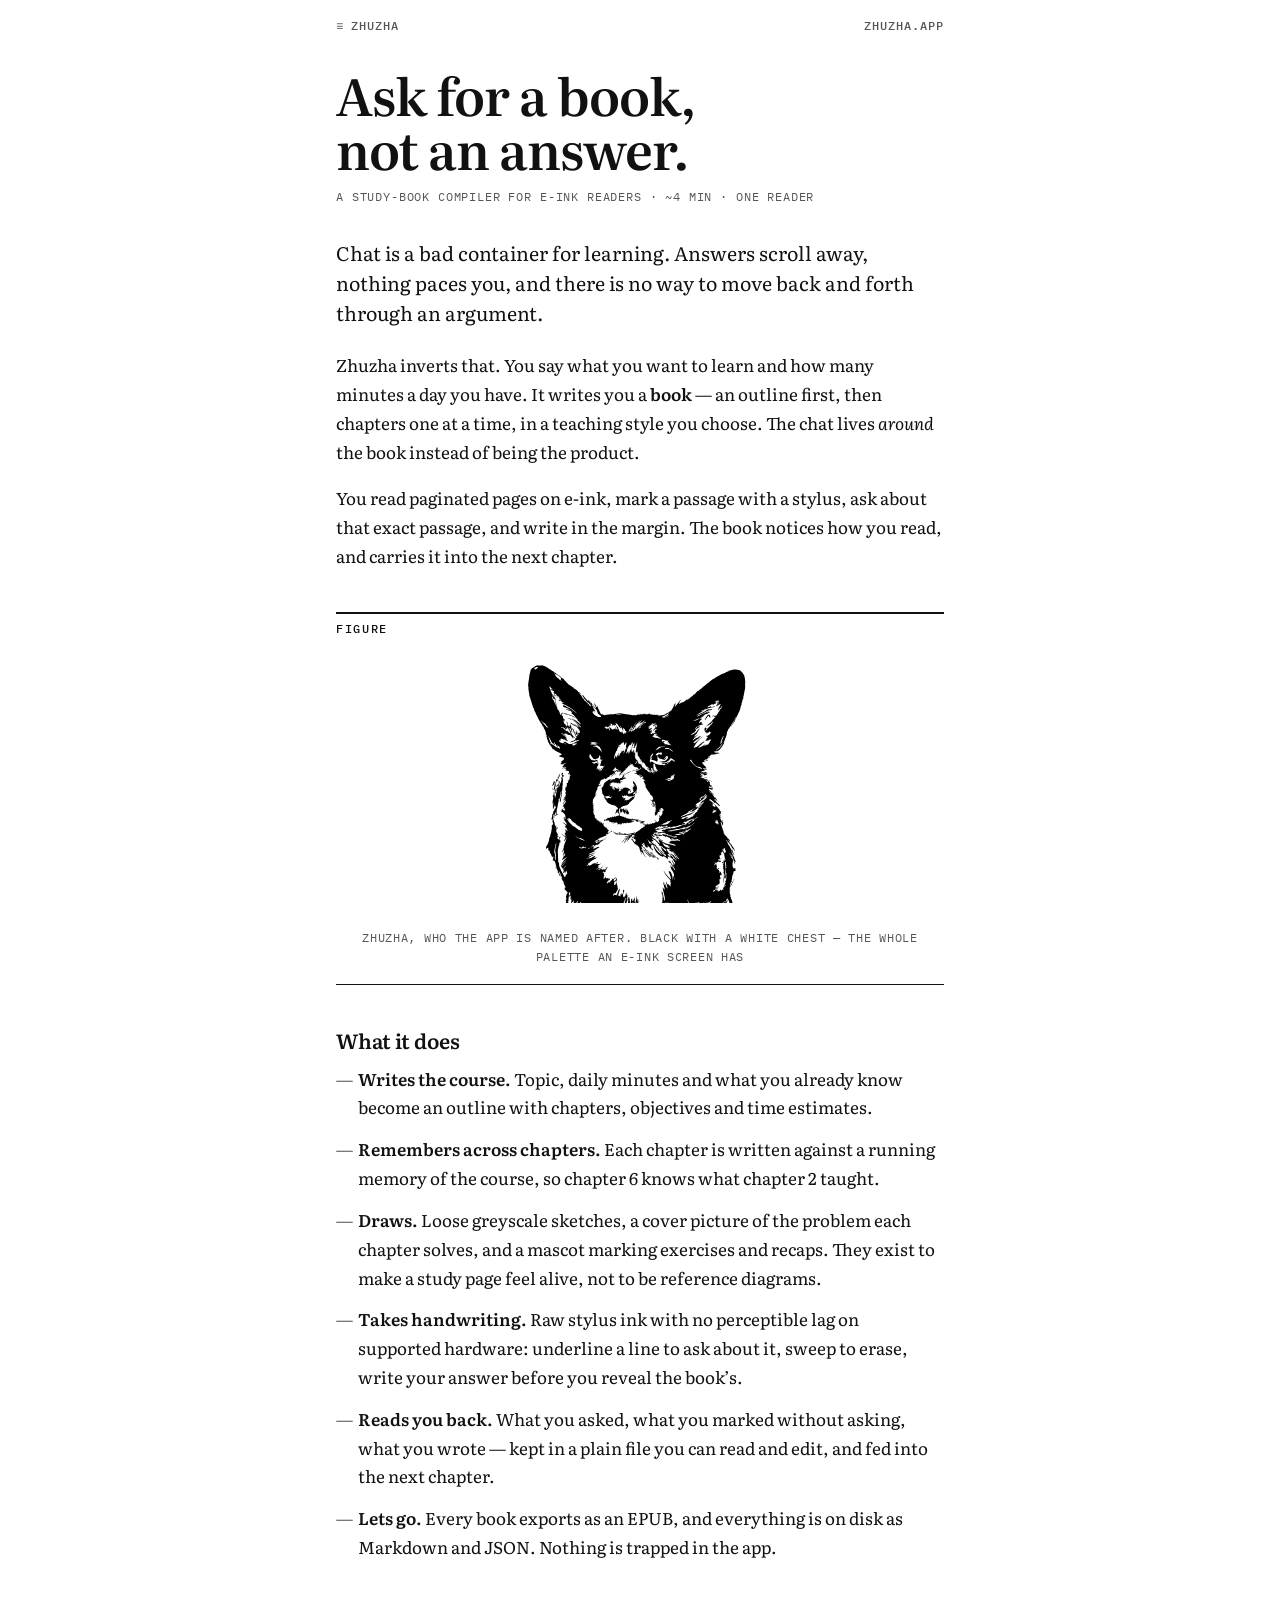
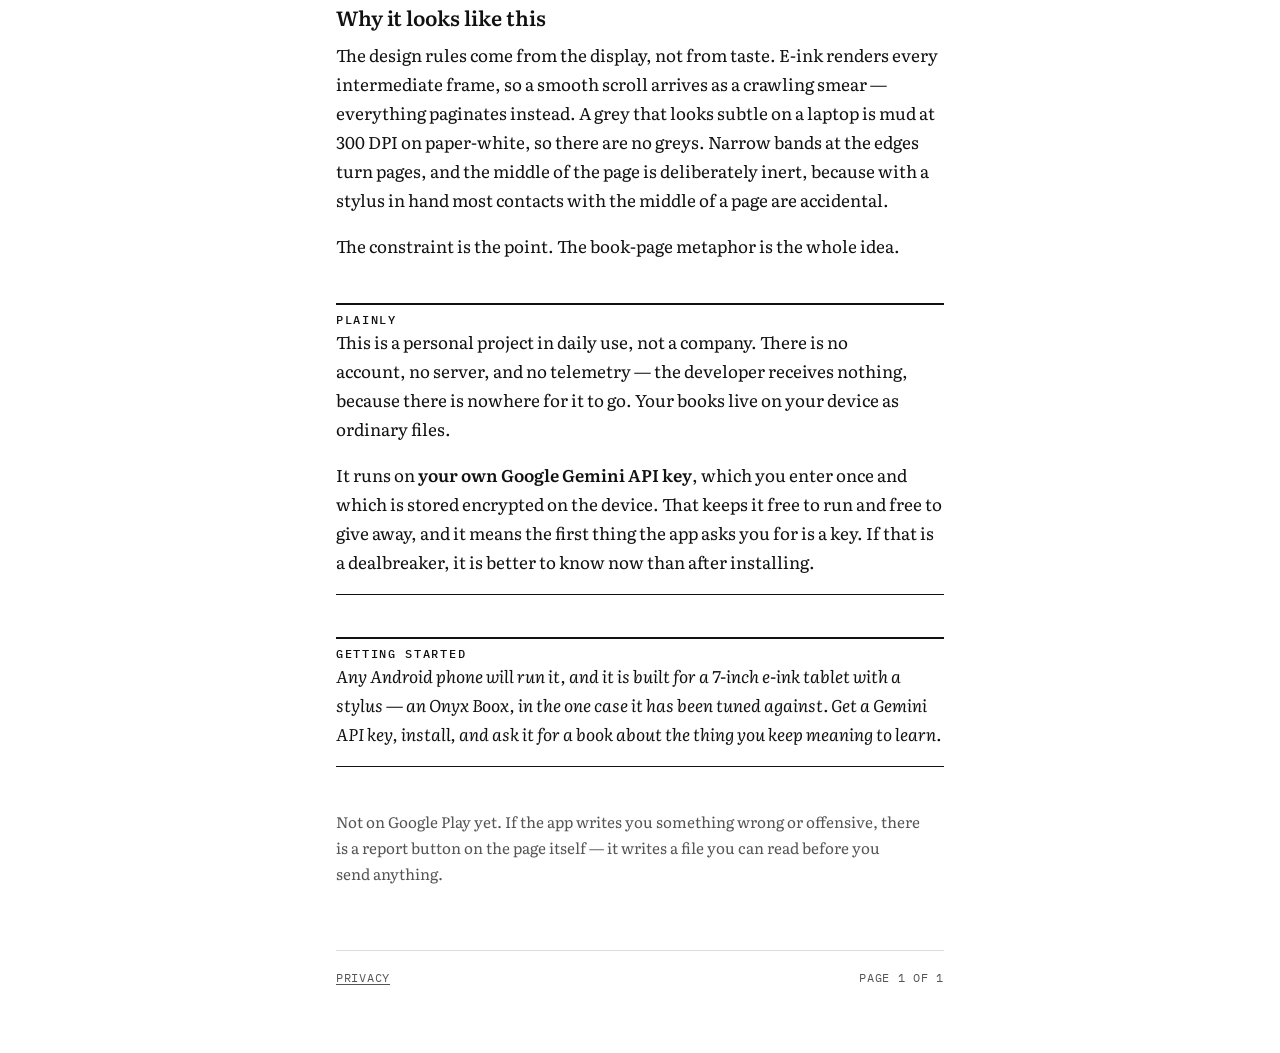
<file: docs/site/index.html>
<!doctype html>
<html lang="en">
<head>
<meta charset="utf-8">
<meta name="viewport" content="width=device-width, initial-scale=1">
<link rel="canonical" href="https://zhuzha.app/">
<title>Zhuzha</title>
<meta name="description" content="AI-compiled study books for e-ink readers. You say what you want to learn; it writes you a book, one chapter at a time.">
<meta property="og:title" content="Zhuzha">
<meta property="og:description" content="Ask for a book, not an answer.">
<meta property="og:type" content="website">
<meta property="og:url" content="https://zhuzha.app/">
<link rel="icon" href="icon.svg" type="image/svg+xml">
<link rel="preconnect" href="https://fonts.googleapis.com">
<link rel="preconnect" href="https://fonts.gstatic.com" crossorigin>
<link rel="stylesheet" href="https://fonts.googleapis.com/css2?family=Literata:ital,opsz,wght@0,7..72,400;0,7..72,600;1,7..72,400&amp;family=IBM+Plex+Mono:wght@400;500&amp;display=swap">
<style>
  /* Light is the ground truth: this is a product about paper-white screens.
     Dark is defined only as token overrides, in both the unstamped
     (prefers-color-scheme) and explicitly stamped states. */
  :root {
    --paper:#ffffff; --ink:#111111; --muted:#555555; --rule:#dddddd;
    --measure:38rem;
    --serif:"Literata",Georgia,"Times New Roman",serif;
    --mono:"IBM Plex Mono",ui-monospace,SFMono-Regular,Menlo,monospace;
  }
  @media (prefers-color-scheme: dark) {
    :root:not([data-theme="light"]) {
      --paper:#121212; --ink:#e8e8e8; --muted:#9a9a9a; --rule:#333333;
    }
  }
  :root[data-theme="dark"] {
    --paper:#121212; --ink:#e8e8e8; --muted:#9a9a9a; --rule:#333333;
  }

  * { box-sizing:border-box; }
  html { -webkit-text-size-adjust:100%; }
  body {
    margin:0; padding:0 1.25rem 4rem;
    background:var(--paper); color:var(--ink);
    font:400 17px/1.7 var(--serif);
    font-optical-sizing:auto;
  }
  main { max-width:var(--measure); margin:0 auto; }

  /* ---- the reader's own chrome: a running head, and a page number ---- */
  .runhead {
    display:flex; justify-content:space-between; align-items:baseline; gap:1rem;
    max-width:var(--measure); margin:0 auto; padding:1.25rem 0 2.25rem;
    font:500 12px/1 var(--mono); letter-spacing:.08em; text-transform:uppercase;
    color:var(--muted);
  }
  .runhead a { color:inherit; }

  h1 {
    font:600 clamp(2.4rem,9vw,3.2rem)/1.05 var(--serif);
    margin:0; letter-spacing:-.02em; text-wrap:balance;
  }
  .byline {
    font:400 12px/1.6 var(--mono); letter-spacing:.07em; text-transform:uppercase;
    color:var(--muted); margin:.7rem 0 2rem;
  }
  .lede { font-size:1.22rem; line-height:1.55; margin:0 0 1.4rem; text-wrap:pretty; }
  p { margin:0 0 1.1rem; text-wrap:pretty; }
  strong { font-weight:600; }
  a { color:inherit; text-decoration:underline; text-underline-offset:.18em; text-decoration-thickness:1px; }
  a:hover { text-decoration-thickness:2px; }
  :focus-visible { outline:2px solid var(--ink); outline-offset:3px; }

  /* ---- the app's block treatment: a label on a band, body, closing rule.
         Used only where the content really is a block in the app's sense. ---- */
  .block { margin:2.6rem 0; }
  .block > .label {
    display:block; border-top:2px solid var(--ink); padding:.55rem 0 .15rem;
    font:500 12px/1 var(--mono); letter-spacing:.14em; text-transform:uppercase;
  }
  .block > .close { border-top:1px solid var(--ink); margin-top:1.1rem; }
  .block.task p { font-style:italic; }


  h2 { font:600 1.28rem/1.3 var(--serif); margin:2.6rem 0 .7rem; text-wrap:balance; }
  ul { list-style:none; padding:0; margin:0 0 1.1rem; }
  li { position:relative; padding-left:1.4rem; margin:0 0 .8rem; }
  li::before { content:"\2014"; position:absolute; left:0; color:var(--muted); }
  .term { font-weight:600; }

  figure { margin:2.8rem 0; text-align:center; }
  /* A figure is framed by the page's OWN block device rather than by anything
     added for it: same 2px band, same uppercase label, same closing rule as
     "Plainly" and "Getting started". The label pulls back left because figure
     centres its children and the other two blocks are flush left. */
  figure.block > .label { text-align:left; }
  /* An <img>, not inline: the trace is 196KB of path data and this file is meant
     to stay readable.

     It keeps a WHITE GROUND in both themes, and is deliberately NOT inverted for
     dark mode the way the old inline mark was. A mark is an abstract shape and
     inverts happily; a portrait inverted is a photographic NEGATIVE, so she came
     out a white dog with a black chest, directly above a caption saying she is
     black with a white chest. A plate in a printed book is printed on paper, and
     this is the same idea: the book is black on white whatever the shelf around
     it is doing. */
  figure img {
    width:clamp(190px,52vw,272px); height:auto;
    display:block; margin:0 auto;
    background:#ffffff; padding:.7rem;
  }
  figcaption {
    font:400 12px/1.6 var(--mono); letter-spacing:.06em; text-transform:uppercase;
    color:var(--muted); margin-top:.9rem;
  }

  .plain { color:var(--muted); font-size:.95rem; }
  footer {
    max-width:var(--measure); margin:4rem auto 0; padding-top:1rem;
    border-top:1px solid var(--rule);
    display:flex; justify-content:space-between; gap:1rem; flex-wrap:wrap;
    font:400 12px/1.8 var(--mono); letter-spacing:.06em; text-transform:uppercase;
    color:var(--muted);
  }
</style>
</head>
<body>

<div class="runhead">
  <span>&#8801;&ensp;Zhuzha</span>
  <span>zhuzha.app</span>
</div>

<main>
  <h1>Ask for a book,<br>not an answer.</h1>
  <p class="byline">A study-book compiler for e-ink readers &middot; ~4 min &middot; one reader</p>

  <p class="lede">Chat is a bad container for learning. Answers scroll away, nothing
  paces you, and there is no way to move back and forth through an argument.</p>

  <p>Zhuzha inverts that. You say what you want to learn and how many minutes a day
  you have. It writes you a <strong>book</strong> &mdash; an outline first, then chapters one
  at a time, in a teaching style you choose. The chat lives <em>around</em> the book
  instead of being the product.</p>

  <p>You read paginated pages on e-ink, mark a passage with a stylus, ask about that
  exact passage, and write in the margin. The book notices how you read, and carries
  it into the next chapter.</p>

  <figure class="block">
    <span class="label">Figure</span>
    <img src="zhuzha.svg" width="1592" height="1619"
         alt="Zhuzha, a black dog with upright ears and a white chest, drawn as a one-bit sketch">
    <figcaption>Zhuzha, who the app is named after. Black with a white chest
    &mdash; the whole palette an e-ink screen has</figcaption>
    <div class="close"></div>
  </figure>

  <h2>What it does</h2>
  <ul>
    <li><span class="term">Writes the course.</span> Topic, daily minutes and what you
    already know become an outline with chapters, objectives and time estimates.</li>
    <li><span class="term">Remembers across chapters.</span> Each chapter is written
    against a running memory of the course, so chapter&nbsp;6 knows what chapter&nbsp;2 taught.</li>
    <li><span class="term">Draws.</span> Loose greyscale sketches, a cover picture of the
    problem each chapter solves, and a mascot marking exercises and recaps. They exist to
    make a study page feel alive, not to be reference diagrams.</li>
    <li><span class="term">Takes handwriting.</span> Raw stylus ink with no perceptible
    lag on supported hardware: underline a line to ask about it, sweep to erase, write
    your answer before you reveal the book&rsquo;s.</li>
    <li><span class="term">Reads you back.</span> What you asked, what you marked without
    asking, what you wrote &mdash; kept in a plain file you can read and edit, and fed into
    the next chapter.</li>
    <li><span class="term">Lets go.</span> Every book exports as an EPUB, and everything
    is on disk as Markdown and JSON. Nothing is trapped in the app.</li>
  </ul>

  <h2>Why it looks like this</h2>
  <p>The design rules come from the display, not from taste. E-ink renders every
  intermediate frame, so a smooth scroll arrives as a crawling smear &mdash; everything
  paginates instead. A grey that looks subtle on a laptop is mud at 300&nbsp;DPI on
  paper-white, so there are no greys. Narrow bands at the edges turn pages, and the
  middle of the page is deliberately inert, because with a stylus in hand most contacts
  with the middle of a page are accidental.</p>
  <p>The constraint is the point. The book-page metaphor is the whole idea.</p>

  <div class="block">
    <span class="label">Plainly</span>
    <p>This is a personal project in daily use, not a company. There is no account, no
    server, and no telemetry &mdash; the developer receives nothing, because there is
    nowhere for it to go. Your books live on your device as ordinary files.</p>
    <p>It runs on <strong>your own Google Gemini API key</strong>, which you enter once
    and which is stored encrypted on the device. That keeps it free to run and free to
    give away, and it means the first thing the app asks you for is a key. If that is a
    dealbreaker, it is better to know now than after installing.</p>
    <div class="close"></div>
  </div>

  <div class="block task">
    <span class="label">Getting started</span>
    <p>Any Android phone will run it, and it is built for a 7-inch e-ink tablet with a
    stylus &mdash; an Onyx Boox, in the one case it has been tuned against. Get a Gemini
    API key, install, and ask it for a book about the thing you keep meaning to learn.</p>
    <div class="close"></div>
  </div>

  <p class="plain">Not on Google Play yet. If the app writes you something wrong or
  offensive, there is a report button on the page itself &mdash; it writes a file you can
  read before you send anything.</p>
</main>

<footer>
  <!-- Add the issue tracker here when the repository goes public. No dead links until then. -->
  <span><a href="/privacy">Privacy</a></span>
  <span>Page 1 of 1</span>
</footer>

</body>
</html>
</file>
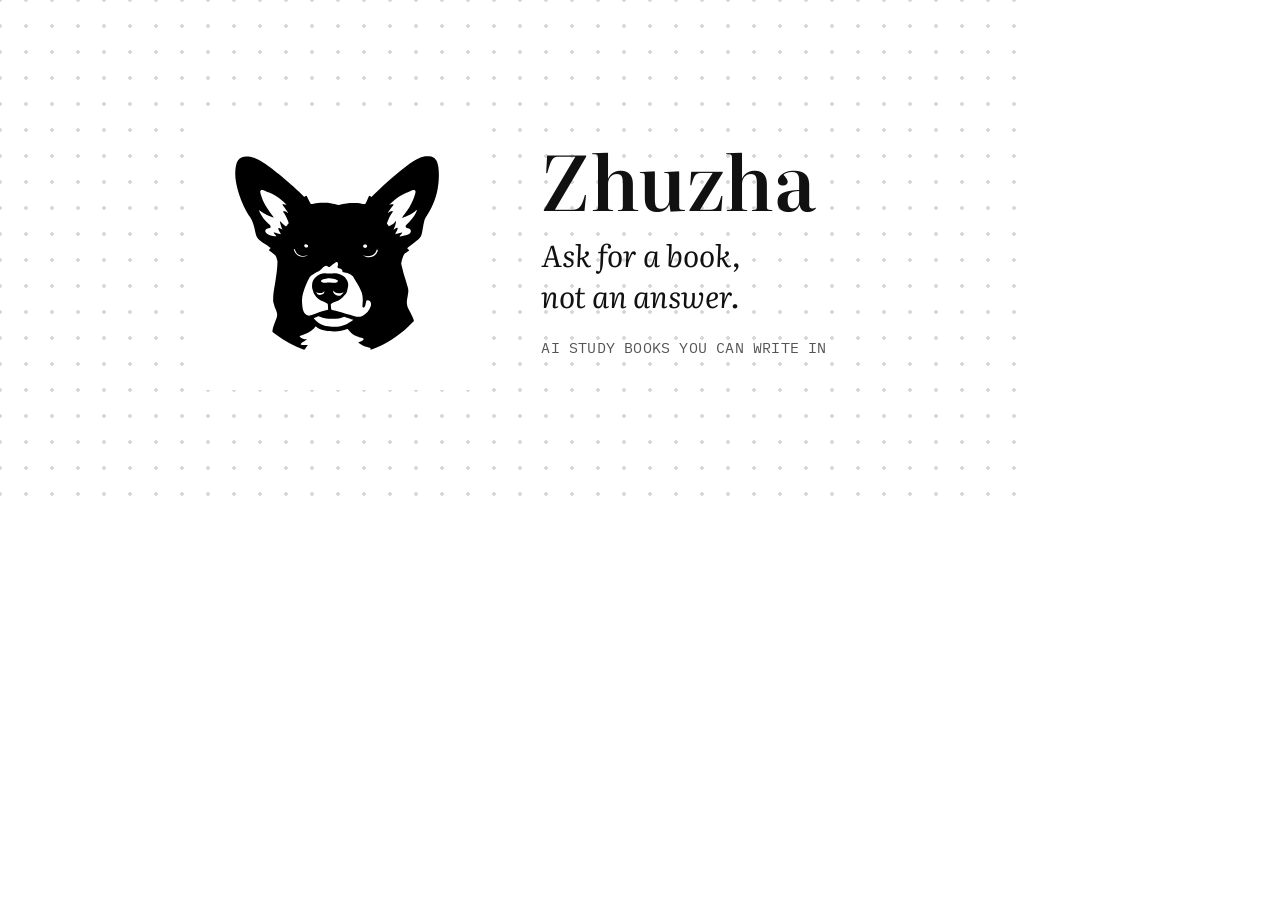
<file: docs/play/feature-graphic/index.html>
<!doctype html>
<!--
    The Play feature graphic, 1024x500. Rendered, not drawn:

      chrome --headless --screenshot=out.png --window-size=1024,500 \
             --force-device-scale-factor=1 --virtual-time-budget=4000 index.html

    then flattened to 24-bit PNG, because the feature graphic must carry NO
    alpha — the opposite of the app icon, which must. The OUTPUT is not in
    this repo: it is a derived artefact that goes stale, and this file plus
    ../../site/icon.svg is everything needed to make it again.
--><html><head><meta charset="utf-8"><link rel="stylesheet" href="style.css">
<style>.g{justify-content:center;gap:64px;padding:0}
.crop{width:280px;height:280px}.t{flex:0 0 auto}</style></head>
<body><div class="g">
  <span class="crop"><img src="../../site/icon.svg"></span>
  <div class="t">
    <div class="name">Zhuzha</div>
    <div class="line">Ask for a book,<br>not an answer.</div>
    <div class="sub">AI STUDY BOOKS YOU CAN WRITE IN</div>
  </div>
</div></body></html>
</file>
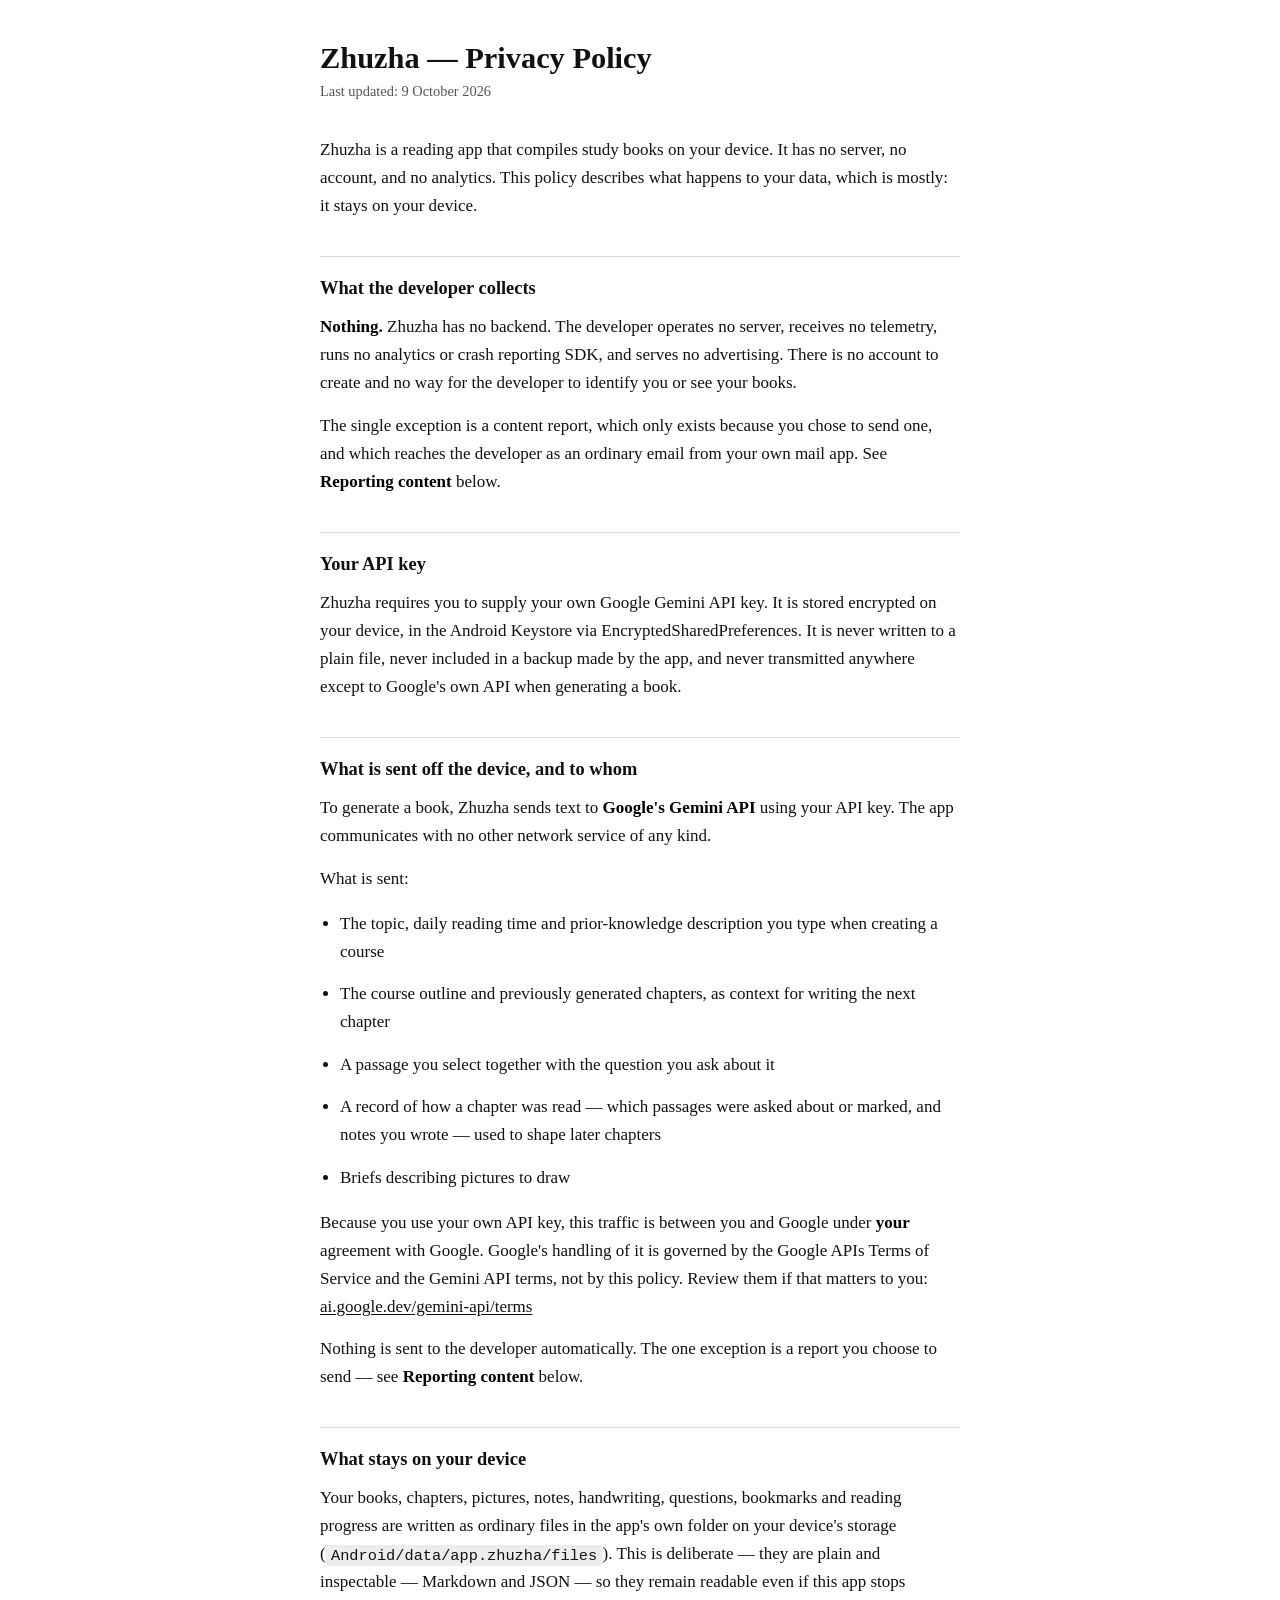
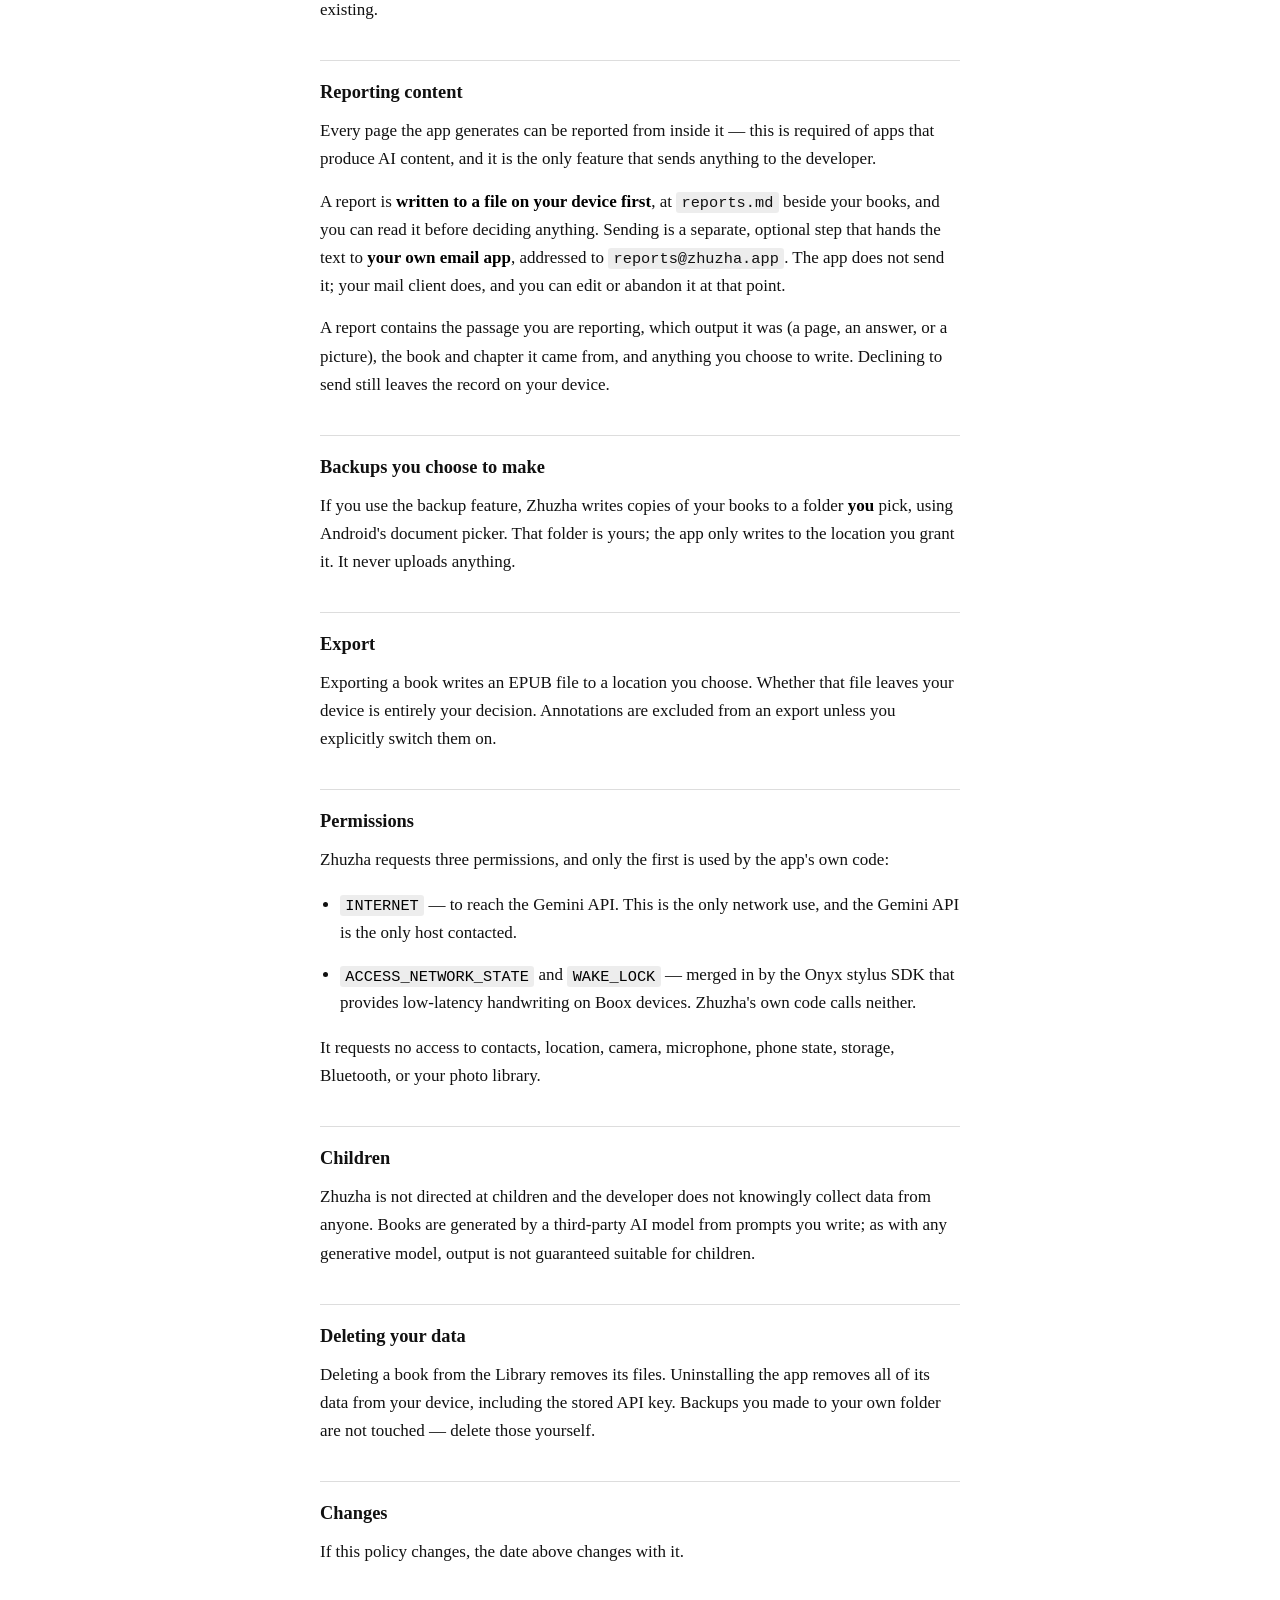
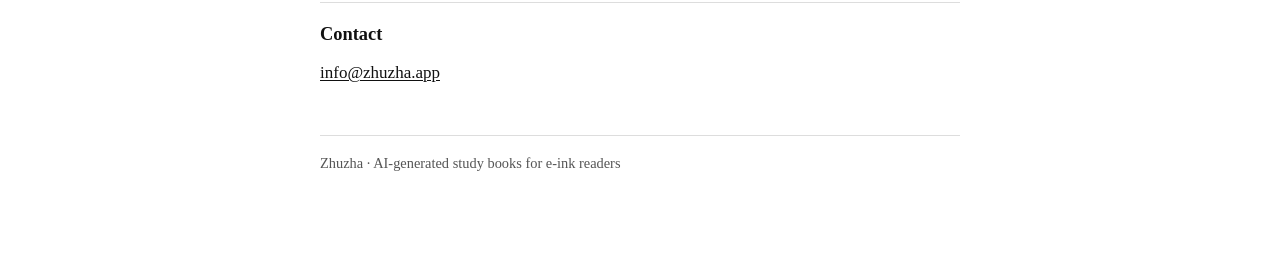
<file: docs/play/privacy-policy.html>
<!doctype html>
<html lang="en">
<head>
<meta charset="utf-8">
<meta name="viewport" content="width=device-width, initial-scale=1">
<link rel="canonical" href="https://zhuzha.app/privacy">
<title>Zhuzha — Privacy Policy</title>
<style>
  :root { --fg:#111; --bg:#fff; --muted:#555; --rule:#ddd; --accent:#000; }
  @media (prefers-color-scheme: dark) {
    :root { --fg:#e8e8e8; --bg:#121212; --muted:#aaa; --rule:#333; --accent:#fff; }
  }
  * { box-sizing: border-box; }
  body {
    margin:0; padding:2.5rem 1.25rem 5rem;
    background:var(--bg); color:var(--fg);
    font:17px/1.65 Georgia,'Times New Roman',serif;
  }
  main { max-width:40rem; margin:0 auto; }
  h1 { font-size:1.9rem; line-height:1.2; margin:0 0 .25rem; }
  h2 { font-size:1.15rem; margin:2.25rem 0 .6rem; padding-top:1rem; border-top:1px solid var(--rule); }
  .updated { color:var(--muted); font-size:.9rem; margin:0 0 2rem; }
  p, li { margin:0 0 .9rem; }
  ul { padding-left:1.25rem; }
  strong { color:var(--accent); }
  code { font:0.9em ui-monospace,SFMono-Regular,Menlo,monospace; background:rgba(128,128,128,.14); padding:.1em .35em; border-radius:3px; }
  a { color:inherit; text-decoration:underline; text-underline-offset:2px; }
  footer { margin-top:3rem; padding-top:1rem; border-top:1px solid var(--rule); color:var(--muted); font-size:.9rem; }
</style>
</head>
<body>
<main>
<h1>Zhuzha — Privacy Policy</h1>
<p class="updated">Last updated: 9 October 2026</p>

<p>Zhuzha is a reading app that compiles study books on your device. It has no server, no
account, and no analytics. This policy describes what happens to your data, which is mostly:
it stays on your device.</p>

<h2>What the developer collects</h2>
<p><strong>Nothing.</strong> Zhuzha has no backend. The developer operates no server, receives no
telemetry, runs no analytics or crash reporting SDK, and serves no advertising. There is no
account to create and no way for the developer to identify you or see your books.</p>
<p>The single exception is a content report, which only exists because you chose to send one, and
which reaches the developer as an ordinary email from your own mail app. See
<strong>Reporting content</strong> below.</p>

<h2>Your API key</h2>
<p>Zhuzha requires you to supply your own Google Gemini API key. It is stored encrypted on your
device, in the Android Keystore via EncryptedSharedPreferences. It is never written to a plain
file, never included in a backup made by the app, and never transmitted anywhere except to
Google's own API when generating a book.</p>

<h2>What is sent off the device, and to whom</h2>
<p>To generate a book, Zhuzha sends text to <strong>Google's Gemini API</strong> using your API key.
The app communicates with no other network service of any kind.</p>
<p>What is sent:</p>
<ul>
  <li>The topic, daily reading time and prior-knowledge description you type when creating a course</li>
  <li>The course outline and previously generated chapters, as context for writing the next chapter</li>
  <li>A passage you select together with the question you ask about it</li>
  <li>A record of how a chapter was read — which passages were asked about or marked, and notes you wrote — used to shape later chapters</li>
  <li>Briefs describing pictures to draw</li>
</ul>
<p>Because you use your own API key, this traffic is between you and Google under <strong>your</strong>
agreement with Google. Google's handling of it is governed by the Google APIs Terms of Service
and the Gemini API terms, not by this policy. Review them if that matters to you:
<a href="https://ai.google.dev/gemini-api/terms">ai.google.dev/gemini-api/terms</a></p>
<p>Nothing is sent to the developer automatically. The one exception is a report you choose to
send &mdash; see <strong>Reporting content</strong> below.</p>

<h2>What stays on your device</h2>
<p>Your books, chapters, pictures, notes, handwriting, questions, bookmarks and reading progress
are written as ordinary files in the app's own folder on your device's storage
(<code>Android/data/app.zhuzha/files</code>). This is deliberate &mdash; they are plain and
inspectable — Markdown and JSON — so they remain readable even if this app stops existing.</p>

<h2>Reporting content</h2>
<p>Every page the app generates can be reported from inside it &mdash; this is required of apps that
produce AI content, and it is the only feature that sends anything to the developer.</p>
<p>A report is <strong>written to a file on your device first</strong>, at <code>reports.md</code>
beside your books, and you can read it before deciding anything. Sending is a separate, optional step
that hands the text to <strong>your own email app</strong>, addressed to
<code>reports@zhuzha.app</code>. The app does not send it; your mail client does, and you can edit or
abandon it at that point.</p>
<p>A report contains the passage you are reporting, which output it was (a page, an answer, or a
picture), the book and chapter it came from, and anything you choose to write. Declining to send
still leaves the record on your device.</p>

<h2>Backups you choose to make</h2>
<p>If you use the backup feature, Zhuzha writes copies of your books to a folder <strong>you</strong>
pick, using Android's document picker. That folder is yours; the app only writes to the location
you grant it. It never uploads anything.</p>

<h2>Export</h2>
<p>Exporting a book writes an EPUB file to a location you choose. Whether that file leaves your
device is entirely your decision. Annotations are excluded from an export unless you explicitly
switch them on.</p>

<h2>Permissions</h2>
<p>Zhuzha requests three permissions, and only the first is used by the app's own code:</p>
<ul>
  <li><strong><code>INTERNET</code></strong> — to reach the Gemini API. This is the only network use, and the Gemini API is the only host contacted.</li>
  <li><strong><code>ACCESS_NETWORK_STATE</code></strong> and <strong><code>WAKE_LOCK</code></strong> — merged in by the Onyx stylus SDK that provides low-latency handwriting on Boox devices. Zhuzha's own code calls neither.</li>
</ul>
<p>It requests no access to contacts, location, camera, microphone, phone state, storage,
Bluetooth, or your photo library.</p>

<h2>Children</h2>
<p>Zhuzha is not directed at children and the developer does not knowingly collect data from
anyone. Books are generated by a third-party AI model from prompts you write; as with any
generative model, output is not guaranteed suitable for children.</p>

<h2>Deleting your data</h2>
<p>Deleting a book from the Library removes its files. Uninstalling the app removes all of its
data from your device, including the stored API key. Backups you made to your own folder are not
touched — delete those yourself.</p>

<h2>Changes</h2>
<p>If this policy changes, the date above changes with it.</p>

<h2>Contact</h2>
<p><a href="mailto:info@zhuzha.app">info@zhuzha.app</a></p>

<footer>Zhuzha · AI-generated study books for e-ink readers</footer>
</main>
</body>
</html>
</file>
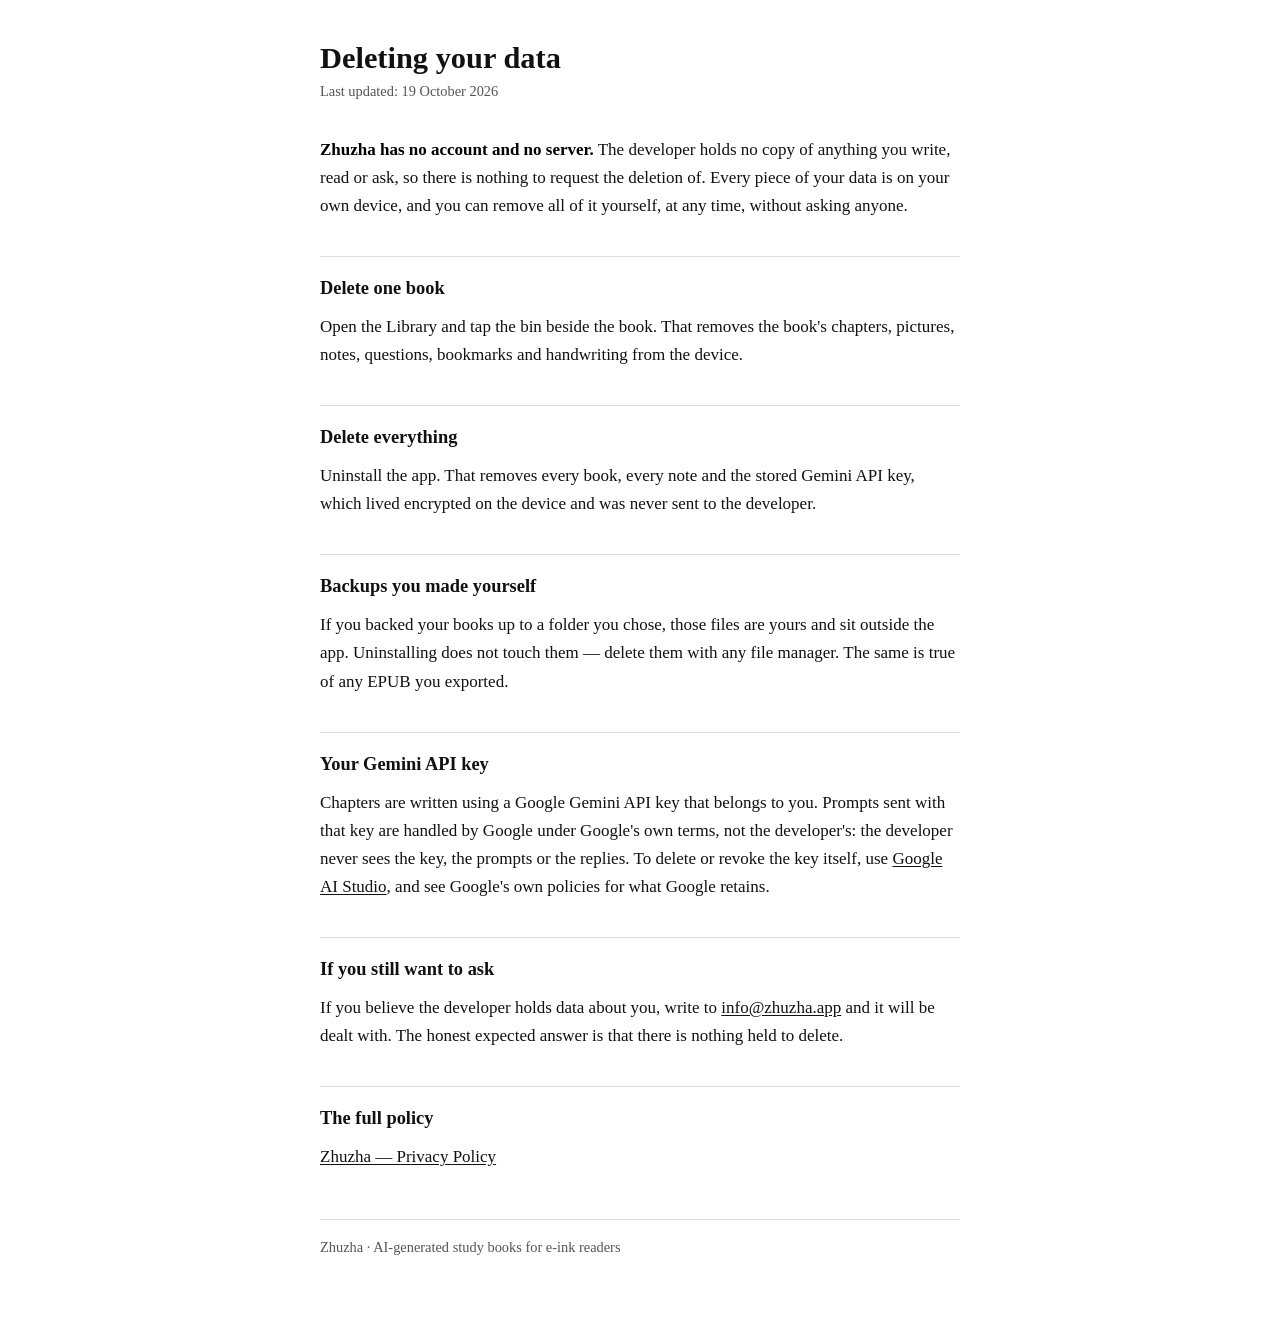
<file: docs/site/delete.html>
<!doctype html>
<html lang="en">
<head>
<meta charset="utf-8">
<meta name="viewport" content="width=device-width, initial-scale=1">
<link rel="canonical" href="https://zhuzha.app/delete">
<title>Zhuzha — Deleting your data</title>
<style>
  :root { --fg:#111; --bg:#fff; --muted:#555; --rule:#ddd; --accent:#000; }
  @media (prefers-color-scheme: dark) {
    :root { --fg:#e8e8e8; --bg:#121212; --muted:#aaa; --rule:#333; --accent:#fff; }
  }
  * { box-sizing: border-box; }
  body {
    margin:0; padding:2.5rem 1.25rem 5rem;
    background:var(--bg); color:var(--fg);
    font:17px/1.65 Georgia,'Times New Roman',serif;
  }
  main { max-width:40rem; margin:0 auto; }
  h1 { font-size:1.9rem; line-height:1.2; margin:0 0 .25rem; }
  h2 { font-size:1.15rem; margin:2.25rem 0 .6rem; padding-top:1rem; border-top:1px solid var(--rule); }
  .updated { color:var(--muted); font-size:.9rem; margin:0 0 2rem; }
  p, li { margin:0 0 .9rem; }
  ul { padding-left:1.25rem; }
  strong { color:var(--accent); }
  code { font:0.9em ui-monospace,SFMono-Regular,Menlo,monospace; background:rgba(128,128,128,.14); padding:.1em .35em; border-radius:3px; }
  a { color:inherit; text-decoration:underline; text-underline-offset:2px; }
  footer { margin-top:3rem; padding-top:1rem; border-top:1px solid var(--rule); color:var(--muted); font-size:.9rem; }
</style>
</head>
<body>
<main>
<h1>Deleting your data</h1>
<p class="updated">Last updated: 19 October 2026</p>

<p><strong>Zhuzha has no account and no server.</strong> The developer holds no copy of
anything you write, read or ask, so there is nothing to request the deletion of. Every
piece of your data is on your own device, and you can remove all of it yourself, at any
time, without asking anyone.</p>

<h2>Delete one book</h2>
<p>Open the Library and tap the bin beside the book. That removes the book's chapters,
pictures, notes, questions, bookmarks and handwriting from the device.</p>

<h2>Delete everything</h2>
<p>Uninstall the app. That removes every book, every note and the stored Gemini API key,
which lived encrypted on the device and was never sent to the developer.</p>

<h2>Backups you made yourself</h2>
<p>If you backed your books up to a folder you chose, those files are yours and sit
outside the app. Uninstalling does not touch them — delete them with any file manager.
The same is true of any EPUB you exported.</p>

<h2>Your Gemini API key</h2>
<p>Chapters are written using a Google Gemini API key that belongs to you. Prompts sent
with that key are handled by Google under Google's own terms, not the developer's: the
developer never sees the key, the prompts or the replies. To delete or revoke the key
itself, use <a href="https://aistudio.google.com/apikey">Google AI Studio</a>, and see
Google's own policies for what Google retains.</p>

<h2>If you still want to ask</h2>
<p>If you believe the developer holds data about you, write to
<a href="mailto:info@zhuzha.app">info@zhuzha.app</a> and it will be dealt with. The honest
expected answer is that there is nothing held to delete.</p>

<h2>The full policy</h2>
<p><a href="/privacy">Zhuzha — Privacy Policy</a></p>

<footer>Zhuzha · AI-generated study books for e-ink readers</footer>
</main>
</body>
</html>
</file>
<file: docs/play/feature-graphic/style.css>
@import url('https://fonts.googleapis.com/css2?family=Literata:ital,opsz,wght@0,7..72,400;0,7..72,600;1,7..72,400&family=IBM+Plex+Mono:wght@400;500&display=swap');
:root{ --serif:"Literata",Georgia,"Times New Roman",serif;
       --mono:"IBM Plex Mono",ui-monospace,Menlo,monospace;
       --ink:#111; --dot:#d8d8d8; }
*{margin:0;padding:0;box-sizing:border-box}
html,body{width:1024px;height:500px;overflow:hidden;background:#fff}
.g{position:relative;width:1024px;height:500px;background:#fff;
   /* the app's own working-room texture, at the app's own ~5mm rhythm */
   background-image:radial-gradient(var(--dot) 1.6px, transparent 1.6px);
   background-size:26px 26px; background-position:13px 13px;
   display:flex;align-items:center;gap:56px;padding:0 96px}
.head{flex:0 0 auto;width:300px;height:300px;display:block}
.t{flex:1 1 auto}
.name{font:600 76px/1 var(--serif);color:var(--ink);letter-spacing:-.5px}
.line{font:400 italic 30px/1.35 var(--serif);color:var(--ink);margin-top:18px}
.sub{font:400 15px/1.5 var(--mono);color:#555;margin-top:22px;letter-spacing:.2px}
/* The artwork carries the launcher's safe-zone padding — same reason the
   store icon needed scaling up. Crop it rather than live with the margin. */
.crop{flex:0 0 auto;overflow:hidden;display:block}
.crop img{display:block;width:100%;height:100%;transform:scale(1.5);transform-origin:center}
</file>
